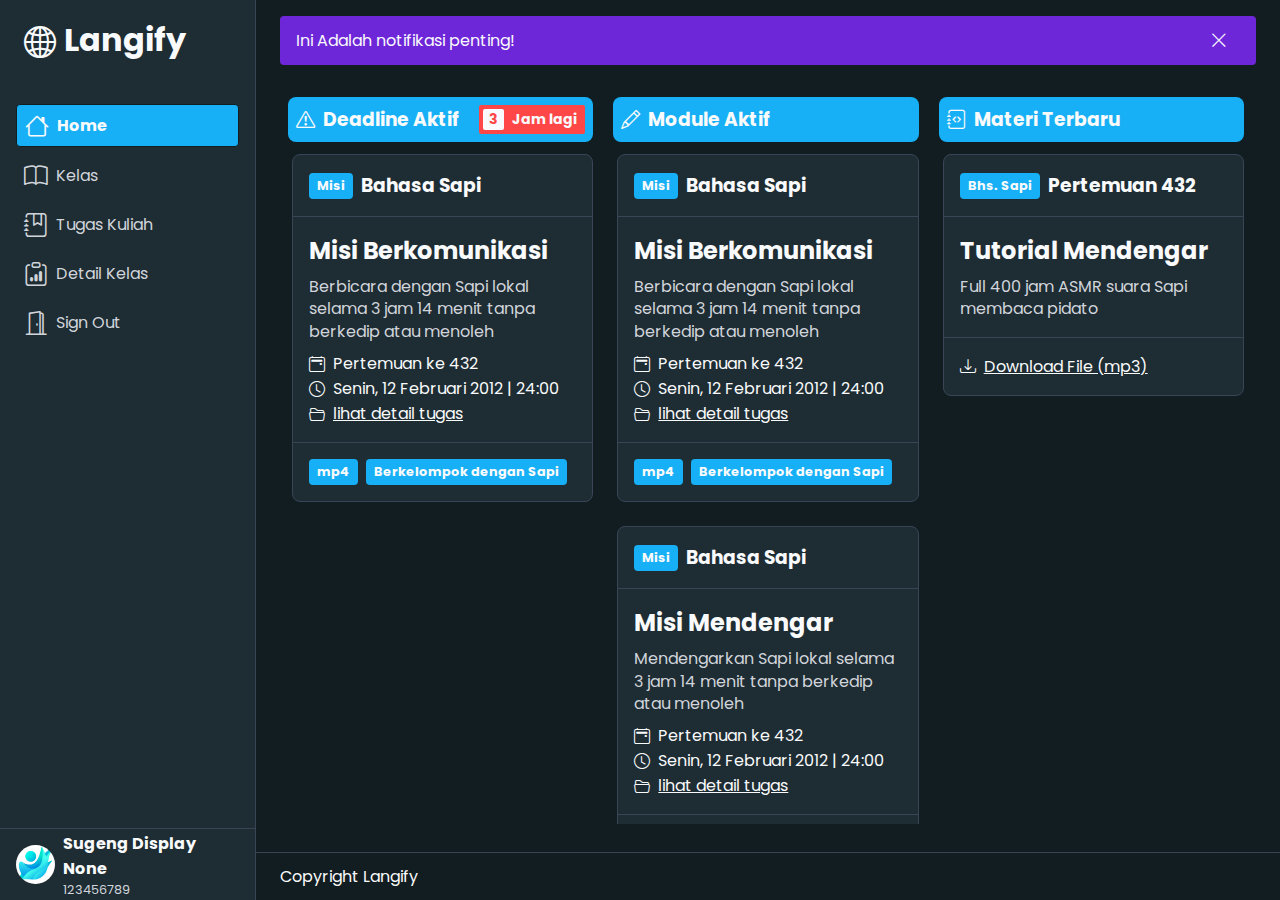
<file: public/index.html>
<!DOCTYPE html>
<html lang="en">

<head>
  <meta charset="UTF-8">
  <meta http-equiv="X-UA-Compatible" content="IE=edge">
  <meta name="viewport" content="width=device-width, initial-scale=1.0">
  <meta name="description" content="An Langify Website">
  <title>Langify</title>
  <link rel="icon" type="image/x-icon" href="assets/icon/globe2.svg">

  <link rel="stylesheet" href="assets/css/style.css">


  <link rel="preload" href="https://cdn.jsdelivr.net/npm/bootstrap-icons@1.10.3/font/bootstrap-icons.css" as="style">
  <link
    href="https://fonts.googleapis.com/css2?family=Poppins:ital,wght@0,100;0,200;0,300;0,400;0,500;0,600;0,700;0,800;0,900;1,100;1,200;1,300;1,400;1,500;1,600;1,700;1,800;1,900&display=swap"
    rel="preload" as="style">

  <link rel="stylesheet" href="https://cdn.jsdelivr.net/npm/bootstrap-icons@1.10.3/font/bootstrap-icons.css">
  <link
    href="https://fonts.googleapis.com/css2?family=Poppins:ital,wght@0,100;0,200;0,300;0,400;0,500;0,600;0,700;0,800;0,900;1,100;1,200;1,300;1,400;1,500;1,600;1,700;1,800;1,900&display=swap"
    rel="stylesheet">

</head>

<body>

  <header class="topbar">
    <button onclick=toggleSidebar() id="sidebartoggle"><i class="bi bi-list"></i></button>
    <h1><i class="bi bi-globe2"></i>Langify</h1>
  </header>


  <!-- Sidebar closed helper for mobile -->
  <nav class="sidebar closed">
    <h1><i class="bi bi-globe2"></i>Langify</h1>
    <ol>
      <li class="active"><a href="index.html"><i class="bi bi-house"></i>Home</a></li>
      <li><a href="kelas.html"><i class="bi bi-book"></i>Kelas</a></li>
      <li><a href="tugas.html"><i class="bi bi-journal-bookmark"></i>Tugas Kuliah</a></li>
      <li><a href="detailKelas.html"><i class="bi bi-clipboard-data"></i>Detail Kelas</a></li>
      <li><a href="login.html"><i class="bi bi-door-open"></i>Sign Out</a></li>
    </ol>
    <div class="account-box">
      <img src="assets/img/2532369.jpg" alt="" loading="lazy">
      <div class="account-details">
        <p>Sugeng Display None</p>
        <span>123456789</span>
      </div>
    </div>
  </nav>

  <div class="content">
    <div class="notification">
      <span>Ini Adalah notifikasi penting!</span>
      <div class="dynamic-action">
        <button aria-label="Close Notification"><i class="bi bi-x-lg"></i></button>
      </div>
    </div>

    <main>


      <section>
        <div class="card header-card-list">
          <i class="bi bi-exclamation-triangle"></i>
          <h3>Deadline Aktif</h3>
          <div class="badge">
            <span>3</span>
            Jam lagi
          </div>
        </div>

        <section class="scroll-card-list">


          <article class="card">
            <div class="card-header">
              <span class="tag">Misi</span>
              <h3>Bahasa Sapi</h3>
            </div>
            <div class="card-body">
              <h2>Misi Berkomunikasi</h2>
              <p class="desc-3-lines">Berbicara dengan Sapi lokal selama 3 jam 14 menit tanpa berkedip atau menoleh</p>
              <div class="icon-text"><i class="bi bi-calendar2-event"></i>Pertemuan ke 432</div>
              <div class="icon-text"><i class="bi bi-clock"></i>Senin, 12 Februari 2012 | 24:00</div>
              <div class="icon-text"><i class="bi bi-folder2-open"></i><a href="">lihat detail tugas</a></div>
            </div>
            <div class="card-footer">
              <span class="tag">mp4</span>
              <span class="tag">Berkelompok dengan Sapi</span>
            </div>
          </article>


        </section>

      </section>


      <section>

        <div class="card header-card-list">
          <i class="bi bi-pencil"></i>
          <h3>Module Aktif</h3>
        </div>




        <section class="scroll-card-list">

          <article class="card">
            <div class="card-header">
              <span class="tag">Misi</span>
              <h3>Bahasa Sapi</h3>
            </div>
            <div class="card-body">
              <h2>Misi Berkomunikasi</h2>
              <p class="desc-3-lines">Berbicara dengan Sapi lokal selama 3 jam 14 menit tanpa berkedip atau menoleh</p>
              <div class="icon-text"><i class="bi bi-calendar2-event"></i>Pertemuan ke 432</div>
              <div class="icon-text"><i class="bi bi-clock"></i>Senin, 12 Februari 2012 | 24:00</div>
              <div class="icon-text"><i class="bi bi-folder2-open"></i><a href="">lihat detail tugas</a></div>
            </div>
            <div class="card-footer">
              <span class="tag">mp4</span>
              <span class="tag">Berkelompok dengan Sapi</span>
            </div>
          </article>

          <article class="card">
            <div class="card-header">
              <span class="tag">Misi</span>
              <h3>Bahasa Sapi</h3>
            </div>
            <div class="card-body">
              <h2>Misi Mendengar</h2>
              <p class="desc-3-lines">Mendengarkan Sapi lokal selama 3 jam 14 menit tanpa berkedip atau menoleh</p>
              <div class="icon-text"><i class="bi bi-calendar2-event"></i>Pertemuan ke 432</div>
              <div class="icon-text"><i class="bi bi-clock"></i>Senin, 12 Februari 2012 | 24:00</div>
              <div class="icon-text"><i class="bi bi-folder2-open"></i><a href="">lihat detail tugas</a></div>
            </div>
            <div class="card-footer">
              <span class="tag">mp4</span>
              <span class="tag">Berkelompok dengan Sapi</span>
            </div>
          </article>

        </section>
      </section>


      <section>
        <div class="card header-card-list">
          <i class="bi bi-journal-code"></i>
          <h3>Materi Terbaru</h3>
        </div>


        <section class="scroll-card-list">

          <article class="card">
            <div class="card-header">
              <span class="tag">Bhs. Sapi</span>
              <h3>Pertemuan 432</h3>
            </div>
            <div class="card-body">
              <h2>Tutorial Mendengar</h2>
              <p class="desc-3-lines">Full 400 jam ASMR suara Sapi membaca pidato</p>
            </div>
            <div class="card-footer">
              <div class="icon-text"><i class="bi bi-download"></i><a href="">Download File (mp3)</a></div>
            </div>
          </article>


        </section>
      </section>



    </main>

    <footer>Copyright Langify</footer>
  </div>



  <script src="assets/js/index.js"></script>
</body>

</html>
</file>
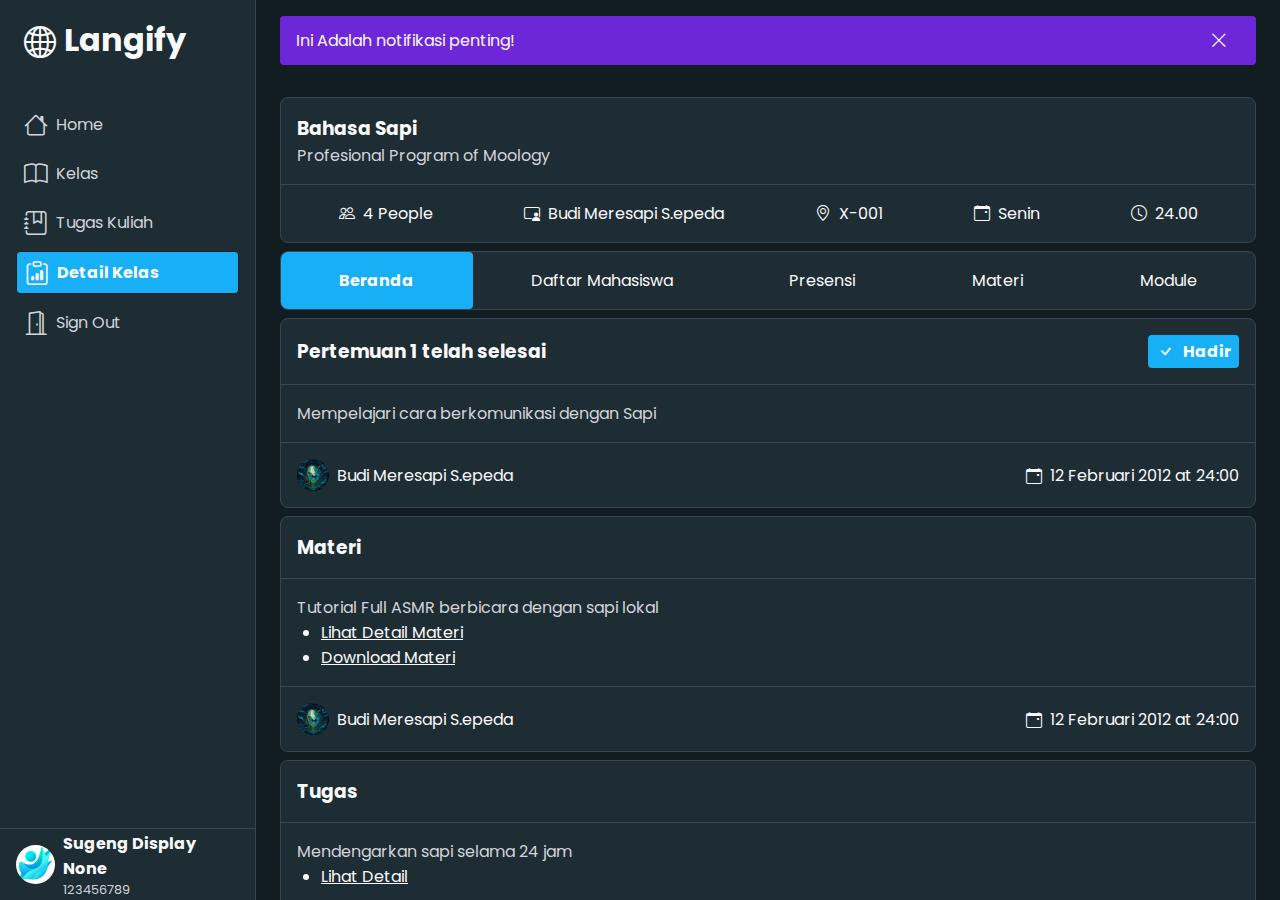
<file: public/detailKelas.html>
<!DOCTYPE html>
<html lang="en">

<head>
  <meta charset="UTF-8">
  <meta http-equiv="X-UA-Compatible" content="IE=edge">
  <meta name="viewport" content="width=device-width, initial-scale=1.0">
  <meta name="description" content="An Langify Website">
  <title>Langify</title>
  <link rel="icon" type="image/x-icon" href="assets/icon/globe2.svg">


  <link rel="stylesheet" href="assets/css/style.css">
  <link rel="stylesheet" href="assets/css/detailKelas.css">


  <link rel="preload" href="https://cdn.jsdelivr.net/npm/bootstrap-icons@1.10.3/font/bootstrap-icons.css" as="style">
  <link
    href="https://fonts.googleapis.com/css2?family=Poppins:ital,wght@0,100;0,200;0,300;0,400;0,500;0,600;0,700;0,800;0,900;1,100;1,200;1,300;1,400;1,500;1,600;1,700;1,800;1,900&display=swap"
    rel="preload" as="style">

  <link rel="stylesheet" href="https://cdn.jsdelivr.net/npm/bootstrap-icons@1.10.3/font/bootstrap-icons.css">
  <link
    href="https://fonts.googleapis.com/css2?family=Poppins:ital,wght@0,100;0,200;0,300;0,400;0,500;0,600;0,700;0,800;0,900;1,100;1,200;1,300;1,400;1,500;1,600;1,700;1,800;1,900&display=swap"
    rel="stylesheet">

</head>

<body>

  <header class="topbar">
    <button onclick=toggleSidebar() id="sidebartoggle"><i class="bi bi-list"></i></button>
    <h1><i class="bi bi-globe2"></i>Langify</h1>
  </header>

  <!-- Sidebar closed helper for mobile -->

  <nav class="sidebar closed">
    <h1><i class="bi bi-globe2"></i>Langify</h1>
    <ol>
      <li><a href="index.html"><i class="bi bi-house"></i>Home</a></li>
      <li><a href="kelas.html"><i class="bi bi-book"></i>Kelas</a></li>
      <li><a href="tugas.html"><i class="bi bi-journal-bookmark"></i>Tugas Kuliah</a></li>
      <li class="active"><a href="detailKelas.html"><i class="bi bi-clipboard-data"></i>Detail Kelas</a></li>
      <li><a href=""><i class="bi bi-door-open"></i>Sign Out</a></li>
    </ol>
    <div class="account-box">
      <img src="assets/img/2532369.jpg" alt="" loading="lazy">
      <div class="account-details">
        <p>Sugeng Display None</p>
        <span>123456789</span>
      </div>
    </div>
  </nav>

  <div class="content">
    <div class="notification">
      <span>Ini Adalah notifikasi penting!</span>
      <div class="dynamic-action">
        <button aria-label="Close Notification"><i class="bi bi-x-lg"></i></button>
      </div>
    </div>

    <main>

      <header class="class-banner card" role="banner">
        <div class="card-body">
          <h2>Bahasa Sapi</h2>
          <p>Profesional Program of Moology</p>
        </div>
        <div class="card-footer">
          <p><i class="bi bi-people"></i>4 People</p>
          <p><i class="bi bi-person-video3"></i>Budi Meresapi S.epeda</p>
          <p><i class="bi bi-geo-alt"></i>X-001</p>
          <p><i class="bi bi-calendar-event"></i>Senin</p>
          <p><i class="bi bi-clock"></i>24.00</p>
        </div>
      </header>


      <div id="class-tabs-nav" class="tabs-nav-box card">
        <button class="tabs-item active">Beranda</button>
        <button class="tabs-item">Daftar Mahasiswa</button>
        <button class="tabs-item">Presensi</button>
        <button class="tabs-item">Materi</button>
        <button class="tabs-item">Module</button>
      </div>


      <div id="class-tabs-content" class="tabs-content-box">


        <!-- Beranda -->
        <div class="tab-content active">

          <div class="card">
            <div class="card-header space-between">
              <h3>Pertemuan 1 telah selesai</h3>
              <h4 class="tag bg-success"><i class="bi bi-check"></i>Hadir</h4>
            </div>
            <div class="card-body">
              <p>Mempelajari cara berkomunikasi dengan Sapi</p>
            </div>
            <div class="card-footer space-between">
              <div class="flex-row">
                <img src="assets/img/WP62.png" alt="">
                <p>Budi Meresapi S.epeda</p>
              </div>
              <span><i class="bi bi-calendar-event"></i>12 Februari 2012 at 24:00</span>
            </div>
          </div>
          <div class="card">
            <div class="card-header space-between">
              <h3>Materi</h3>
            </div>
            <div class="card-body">
              <p>Tutorial Full ASMR berbicara dengan sapi lokal
              </p>
              <ul>
                <li><a href="">Lihat Detail Materi</a></li>
                <li><a href="">Download Materi</a></li>
              </ul>
            </div>
            <div class="card-footer space-between">
              <div class="flex-row">
                <img src="assets/img/WP62.png" alt="">
                <p>Budi Meresapi S.epeda</p>
              </div>
              <span><i class="bi bi-calendar-event"></i>12 Februari 2012 at 24:00</span>
            </div>
          </div>
          <div class="card">
            <div class="card-header space-between">
              <h3>Tugas</h3>
            </div>
            <div class="card-body">
              <p>Mendengarkan sapi selama 24 jam</p>
              <ul>
                <li><a href="">Lihat Detail</a></li>
              </ul>
            </div>
            <div class="card-footer space-between">
              <div class="flex-row">
                <img src="assets/img/WP62.png" alt="">
                <p>Budi Meresapi S.epeda</p>
              </div>
              <span><i class="bi bi-calendar-event"></i>12 Februari 2012 at 24:00</span>
            </div>
          </div>
          <div class="card">
            <div class="card-header space-between">
              <h3>Pertemuan 1 telah selesai</h3>
              <h4 class="tag"><i class="bi bi-check"></i>Hadir</h4>
            </div>
            <div class="card-footer space-between">
              <div class="flex-row">
                <img src="assets/img/WP62.png" alt="">
                <p>Budi Meresapi S.epeda</p>
              </div>
              <span><i class="bi bi-calendar-event"></i>12 Februari 2012 at 24:00</span>
            </div>
          </div>

        </div>

        <!-- Daftar Mahasiswa -->
        <div class="tab-content">

          <div class="tabbed-table">

            <div id="student-tabs-nav" class="tabs-nav-box year-nav-list card">
              <button class="tabs-item">Tingkat 1</button>
              <button class="tabs-item active">Tingkat 2</button>
            </div>

            <div id="student-tabs-content" class="tabs-content-box">
              <div class="tab-content">
                <div class="card">
                  <div class="card-body">
                    <table>
                      <thead>
                        <tr>
                          <th>NRP</th>
                          <th>Nama</th>
                        </tr>
                      <tbody>
                        <tr>
                          <td>123456789</td>
                          <td>Budi Meresapi S.epeda</td>
                        </tr>
                        <tr>
                          <td>123456789</td>
                          <td>Budi Meresapi S.epeda</td>
                        </tr>
                      </tbody>
                    </table>
                  </div>
                </div>
              </div>
              <div class="tab-content active">
                <div class="card">
                  <div class="card-body">
                    <table>
                      <thead>
                        <tr>
                          <th>NRP</th>
                          <th>Nama</th>
                        </tr>
                      <tbody>
                        <tr>
                          <td>123456789</td>
                          <td>Budi Meresapi S.epeda</td>
                        </tr>
                        <tr>
                          <td>123456789</td>
                          <td>Budi Meresapi S.epeda</td>
                        </tr>

                      </tbody>
                    </table>
                  </div>
                </div>
              </div>



            </div>

          </div>


        </div>


        <!-- Presensi -->
        <div class="tab-content">
          <div class="card">
            <div class="card-body">
              <table>
                <thead>
                  <tr>
                    <th>Pertemuan</th>
                    <th>Topik</th>
                    <th>Rekaman</th>
                    <th>Absensi</th>


                  </tr>
                <tbody>
                  <tr>
                    <td class="pos-child-center">1</td>
                    <td>Memahami intisari pertemuan 1</td>
                    <td class="pos-child-center">Nihil</td>
                    <td>
                      <div class="tag pos-self-center"><i class="bi bi-check"></i>Hadir</div>
                    </td>



                </tbody>
              </table>
            </div>
          </div>
        </div>

        <!-- Materi -->
        <div class="tab-content">


          <!-- Materi Modal -->
          <div id="materi_modal" class="modal">
            <div class="card">
              <div class="card-header">
                <h1>Tambah Materi</h1>
              </div>
              <div class="card-body">
                <form action="">

                  <div class="input-group">
                    <label for="">Pertemuan</label>
                    <div class="input-text-icon">
                      <input type="text" name="" id="" placeholder="Username">
                    </div>
                  </div>
                  <div class="input-group">
                    <label for="">Nama File</label>
                    <div class="input-text-icon">
                      <input type="text" name="" id="" placeholder="Username">
                    </div>
                  </div>
                  <div class="input-group">
                    <label for="">Deskripsi</label>
                    <div class="input-text-icon">
                      <input type="text" name="" id="" placeholder="Username">
                    </div>
                  </div>

                </form>

              </div>
              <div class="card-footer pos-child-right">
                <button target-modal="materi_modal" class="button-close-modal bg-danger">Close</button>
                <button target-modal="materi_modal" class="button-close-modal">Tambah</button>
              </div>
            </div>
          </div>

          <button target-modal="materi_modal" class="button-open-modal mb-16 pos-self-right"><i
              class="bi bi-plus-circle"></i>Tambah Materi</button>
          <!-- End Materi Modal  -->

          <div class="card">
            <div class="card-body">
              <table class="file-pertemuan-table">
                <thead>
                  <tr>
                    <th>Pertemuan</th>
                    <th>Nama File</th>
                    <th>Deskripsi</th>
                    <th>Action</th>
                  </tr>
                <tbody>
                  <tr>
                    <td>1</td>
                    <td>Ini adalah nama file 1</td>
                    <td>Deksripsi dari file ini adalah dokumen pertemuan 1</td>
                    <td>
                      <ul>
                        <li><a href="">Info Materi</a></li>
                        <li><a href="">Download Materi</a></li>
                      </ul>
                    </td>
                  </tr>
                  <tr>
                    <td>1</td>
                    <td>Ini adalah nama file 1</td>
                    <td>Deksripsi dari file ini adalah dokumen pertemuan 1</td>
                    <td>
                      <ul>
                        <li><a href="">Info Materi</a></li>
                        <li><a href="">Download Materi</a></li>
                      </ul>
                    </td>
                  </tr>
                  <tr>
                    <td>1</td>
                    <td>Ini adalah nama file 1</td>
                    <td>Deksripsi dari file ini adalah dokumen pertemuan 1</td>
                    <td>
                      <ul>
                        <li><a href="">Info Materi</a></li>
                        <li><a href="">Download Materi</a></li>
                      </ul>
                    </td>
                  </tr>

                </tbody>
              </table>
            </div>
          </div>
        </div>



        <!-- Module -->
        <div class="tab-content">
          <div class="card">
            <div class="card-body">
              <table>
                <thead>
                  <tr>
                    <th>Nama Module</th>
                    <th>Jenis Module</th>
                    <th>Sifat</th>
                    <th>Deadline</th>
                    <th>Status</th>
                    <th>Banyak Pengumpulan</th>
                    <th>Action</th>
                  </tr>
                <tbody>
                  <tr>
                    <td class="pos-child-left">Berbicara dengan Sapi</td>
                    <td>Misi</td>
                    <td>Online</td>
                    <td>12 Februari 2012, 00:00:00 s/d 12 Februari 2012, 24:00:00</td>
                    <td>Berkelompok dengan Sapi</td>
                    <td>1 / 4</td>
                    <td>
                      <ul>
                        <li><a href="">Lihat Module</a></li>
                      </ul>
                    </td>
                  </tr>


                </tbody>
              </table>
            </div>
          </div>
        </div>



      </div>






    </main>

    <footer>Copyright Langify</footer>
  </div>



  <script src="assets/js/index.js"></script>
</body>

</html>
</file>
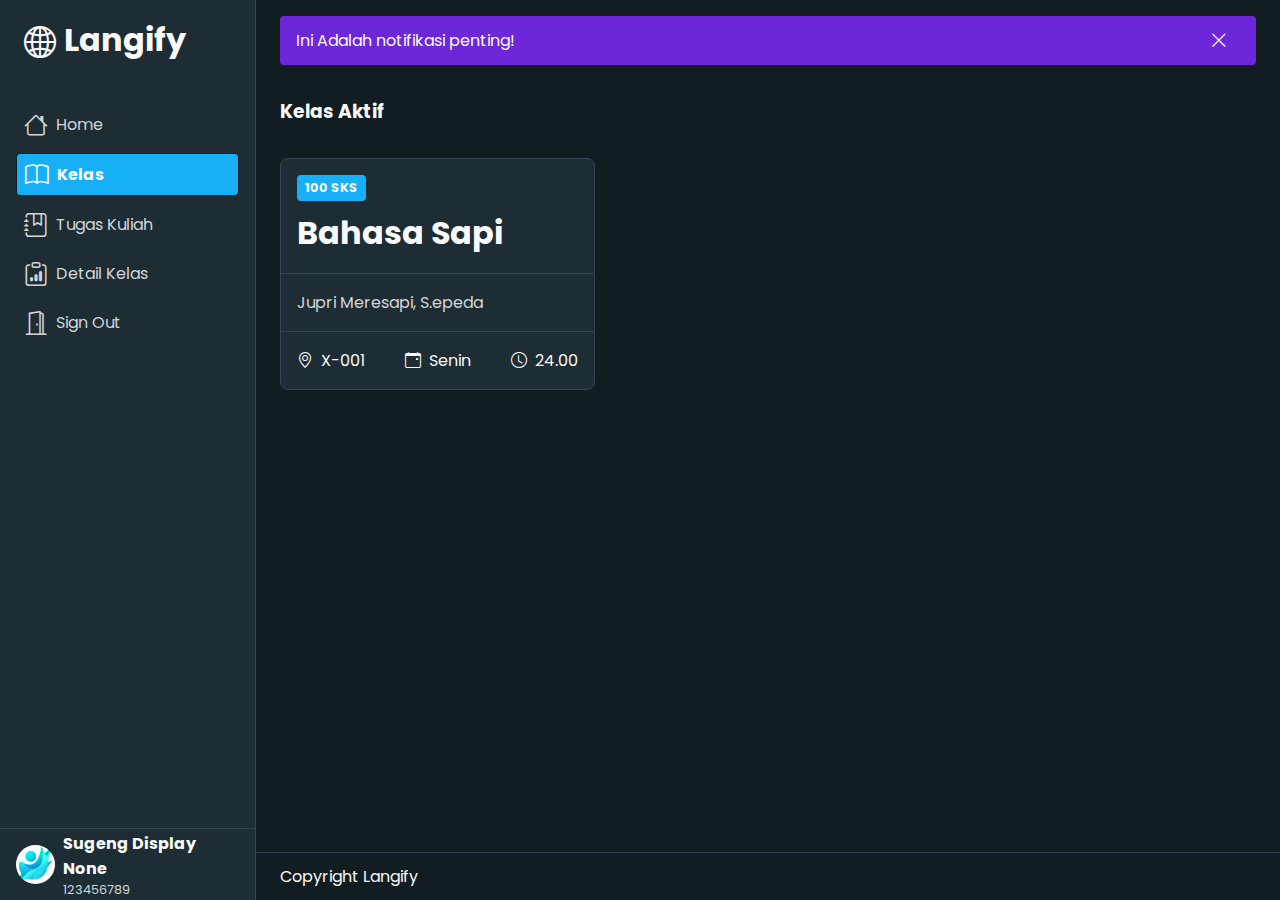
<file: public/kelas.html>
<!DOCTYPE html>
<html lang="en">

<head>
  <meta charset="UTF-8">
  <meta http-equiv="X-UA-Compatible" content="IE=edge">
  <meta name="viewport" content="width=device-width, initial-scale=1.0">
  <meta name="description" content="An Langify Website">
  <title>Langify</title>
  <link rel="icon" type="image/x-icon" href="assets/icon/globe2.svg">


  <link rel="stylesheet" href="assets/css/style.css">


  <link rel="preload" href="https://cdn.jsdelivr.net/npm/bootstrap-icons@1.10.3/font/bootstrap-icons.css" as="style">
  <link
    href="https://fonts.googleapis.com/css2?family=Poppins:ital,wght@0,100;0,200;0,300;0,400;0,500;0,600;0,700;0,800;0,900;1,100;1,200;1,300;1,400;1,500;1,600;1,700;1,800;1,900&display=swap"
    rel="preload" as="style">

  <link rel="stylesheet" href="https://cdn.jsdelivr.net/npm/bootstrap-icons@1.10.3/font/bootstrap-icons.css">
  <link
    href="https://fonts.googleapis.com/css2?family=Poppins:ital,wght@0,100;0,200;0,300;0,400;0,500;0,600;0,700;0,800;0,900;1,100;1,200;1,300;1,400;1,500;1,600;1,700;1,800;1,900&display=swap"
    rel="stylesheet">


</head>


<body>

  <header class="topbar">
    <button onclick=toggleSidebar() id="sidebartoggle"><i class="bi bi-list"></i></button>
    <h1><i class="bi bi-globe2"></i>Langify</h1>
  </header>

  <!-- Sidebar closed helper for mobile -->
  <nav class="sidebar closed">
    <h1><i class="bi bi-globe2"></i>Langify</h1>
    <ol>
      <li class=""><a href="index.html"><i class="bi bi-house"></i>Home</a></li>
      <li class="active"><a href="kelas.html"><i class="bi bi-book"></i>Kelas</a></li>
      <li><a href="tugas.html"><i class="bi bi-journal-bookmark"></i>Tugas Kuliah</a></li>
      <li><a href="detailKelas.html"><i class="bi bi-clipboard-data"></i>Detail Kelas</a></li>
      <li><a href=""><i class="bi bi-door-open"></i>Sign Out</a></li>
    </ol>
    <div class="account-box">
      <img src="assets/img/2532369.jpg" alt="" loading="lazy">
      <div class="account-details">
        <p>Sugeng Display None</p>
        <span>123456789</span>
      </div>
    </div>
  </nav>

  <div class="content">
    <div class="notification">
      <span>Ini Adalah notifikasi penting!</span>
      <div class="dynamic-action">
        <button aria-label="Close Notification"><i class="bi bi-x-lg"></i></button>
      </div>
    </div>

    <main>
      <h3>Kelas Aktif</h3>
      <section class="card-list">

        <article class="card">
          <div class="card-header">
            <span class="tag">100 SKS</span>
            <h1>Bahasa Sapi</h1>
          </div>
          <div class="card-body">
            <p>Jupri Meresapi, S.epeda</p>
          </div>
          <div class="card-footer space-between">
            <p><i class="bi bi-geo-alt"></i>X-001</p>
            <p><i class="bi bi-calendar-event"></i>Senin</p>
            <p><i class="bi bi-clock"></i>24.00</p>
          </div>
        </article>



      </section>
    </main>

    <footer>Copyright Langify</footer>
  </div>




  <script src="assets/js/index.js"></script>
</body>


</html>
</file>
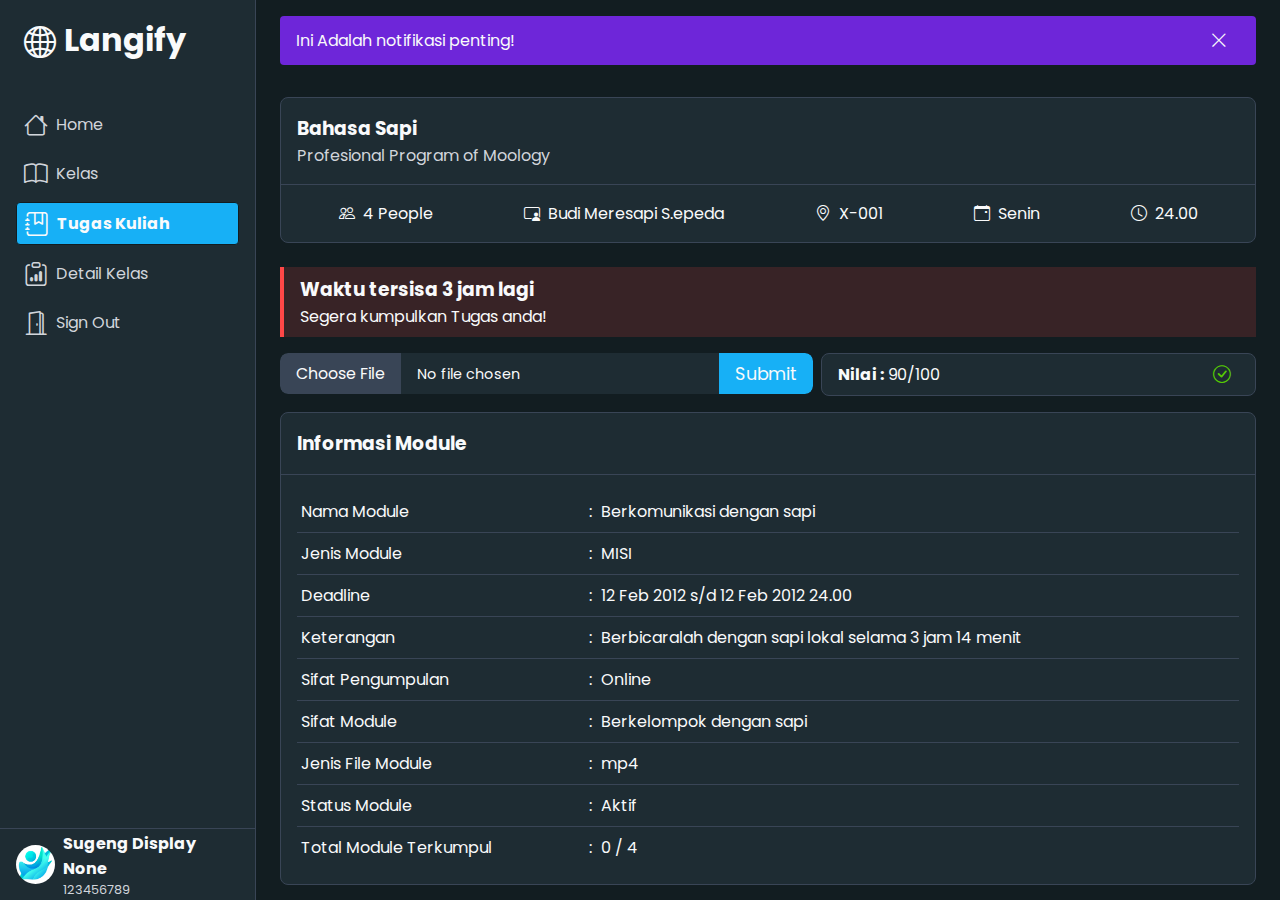
<file: public/tugas.html>
<!DOCTYPE html>
<html lang="en">

<head>
  <meta charset="UTF-8">
  <meta http-equiv="X-UA-Compatible" content="IE=edge">
  <meta name="viewport" content="width=device-width, initial-scale=1.0">
  <meta name="description" content="An Langify Website">
  <title>Langify</title>
  <link rel="icon" type="image/x-icon" href="assets/icon/globe2.svg">


  <link rel="stylesheet" href="assets/css/style.css">
  <link rel="stylesheet" href="assets/css/tugas.css">

  <link rel="preconnect" href="https://cdn.jsdelivr.net">
  <link rel="preload" href="https://cdn.jsdelivr.net/npm/bootstrap-icons@1.10.3/font/bootstrap-icons.css" as="style">

  <link
    href="https://fonts.googleapis.com/css2?family=Poppins:ital,wght@0,100;0,200;0,300;0,400;0,500;0,600;0,700;0,800;0,900;1,100;1,200;1,300;1,400;1,500;1,600;1,700;1,800;1,900&display=swap"
    rel="preload" as="style">

  <link rel="stylesheet" href="https://cdn.jsdelivr.net/npm/bootstrap-icons@1.10.3/font/bootstrap-icons.css">
  <link
    href="https://fonts.googleapis.com/css2?family=Poppins:ital,wght@0,100;0,200;0,300;0,400;0,500;0,600;0,700;0,800;0,900;1,100;1,200;1,300;1,400;1,500;1,600;1,700;1,800;1,900&display=swap"
    rel="stylesheet">
</head>

<body>

  <header class="topbar">
    <button onclick=toggleSidebar() id="sidebartoggle"><i class="bi bi-list"></i></button>
    <h1><i class="bi bi-globe2"></i>Langify</h1>
  </header>

  <!-- Sidebar closed helper for mobile -->

  <nav class="sidebar closed">
    <h1><i class="bi bi-globe2"></i>Langify</h1>
    <ol>
      <li><a href="index.html"><i class="bi bi-house"></i>Home</a></li>
      <li><a href="kelas.html"><i class="bi bi-book"></i>Kelas</a></li>
      <li class="active"><a href="tugas.html"><i class="bi bi-journal-bookmark"></i>Tugas Kuliah</a></li>
      <li><a href="detailKelas.html"><i class="bi bi-clipboard-data"></i>Detail Kelas</a></li>
      <li><a href="index.html"><i class="bi bi-door-open"></i>Sign Out</a></li>
    </ol>
    <div class="account-box">
      <img src="assets/img/2532369.jpg" alt="" loading="lazy">
      <div class="account-details">
        <p>Sugeng Display None</p>
        <span>123456789</span>
      </div>
    </div>
  </nav>

  <div class="content">
    <div class="notification">
      <span>Ini Adalah notifikasi penting!</span>
      <div class="dynamic-action">
        <button aria-labelledby="Dismiss Notification" aria-label="Dismiss Notification"><i
            class="bi bi-x-lg"></i></button>
      </div>
    </div>

    <main>

      <header class="class-banner card" role="banner">
        <div class="card-body">
          <h2>Bahasa Sapi</h2>
          <p>Profesional Program of Moology</p>
        </div>
        <div class="card-footer">
          <p><i class="bi bi-people"></i>4 People</p>
          <p><i class="bi bi-person-video3"></i>Budi Meresapi S.epeda</p>
          <p><i class="bi bi-geo-alt"></i>X-001</p>
          <p><i class="bi bi-calendar-event"></i>Senin</p>
          <p><i class="bi bi-clock"></i>24.00</p>
        </div>
      </header>

      <div class="alert-box">
        <div class="alert">
          <h3>Waktu tersisa 3 jam lagi</h3>
          <p>Segera kumpulkan Tugas anda!</p>
        </div>
      </div>

      <div class="assignment-submit-box">
        <div class="assignment-action">
          <input class="upload-assignment" type="file" id="formFile">
          <label for="formFile"><button>Submit</button></label>
        </div>
        <div class="assignment-status">
          <b>Nilai : </b>
          <!-- <span> Belum Mengumpulkan!</span> -->
          <!-- <i class="bi bi-x-circle"></i> -->
          <span> 90/100</span>
          <i class="bi bi-check-circle"></i>
        </div>
      </div>

      <article class="card assignment-description">
        <div class="card-header">
          <h3>Informasi Module</h3>
        </div>
        <div class="card-body">
          <table>
            <tbody>
              <tr>
                <td>Nama Module</td>
                <td>Berkomunikasi dengan sapi</td>
              </tr>
              <tr>
                <td>Jenis Module</td>
                <td>MISI</td>
              </tr>
              <tr>
                <td>Deadline</td>
                <td>12 Feb 2012 s/d 12 Feb 2012 24.00</td>
              </tr>
              <tr>
                <td>Keterangan</td>
                <td>Berbicaralah dengan sapi lokal selama 3 jam 14 menit</td>
              </tr>
              <tr>
                <td>Sifat Pengumpulan</td>
                <td>Online</td>
              </tr>
              <tr>
                <td>Sifat Module</td>
                <td>Berkelompok dengan sapi</td>
              </tr>
              <tr>
                <td>Jenis File Module</td>
                <td>mp4</td>
              </tr>
              <tr>
                <td>Status Module</td>
                <td>Aktif</td>
              </tr>
              <tr>
                <td>Total Module Terkumpul</td>
                <td>0 / 4</td>
              </tr>
            </tbody>
          </table>
        </div>
      </article>

      <div class="assignment-data card">
        <div class="card-header">
          <h3>Data Terkumpul</h3>
        </div>
        <div class="card-body">
          <table>
            <thead>
              <tr>
                <th>No</th>
                <th>NRP</th>
                <th>Nama</th>
                <th>Waktu Kumpul</th>
              </tr>
            </thead>
            <tbody>
              <tr>
                <td>1</td>
                <td>123456789</td>
                <td>Udin Border Solid</td>
                <td>-</td>
              </tr>
              <tr>
                <td>2</td>
                <td>123456789</td>
                <td>Udin Border Solid</td>
                <td>-</td>
              </tr>
              <tr class="bg-success">
                <td>3</td>
                <td>123456789</td>
                <td>Udin Border Solid</td>
                <td>12 February 2012 24:00:00</td>
              </tr>
              <tr>
                <td>4</td>
                <td>123456789</td>
                <td>Udin Border Solid</td>
                <td>-</td>
              </tr>


            </tbody>
          </table>
        </div>
      </div>


    </main>

    <footer>Copyright Langify</footer>
  </div>


  <script src="assets/js/index.js"></script>
</body>

</html>
</file>
<file: public/assets/css/style.css>
:root {
    --background100: hsl(196, 28%, 10%);
    --background200: hsl(200, 26%, 16%);
    --background300: hsl(216, 20%, 28%);

    --text090: hsl(216, 12%, 84%);
    --text100: #f9fafb;

    --border100: hsl(216, 20%, 28%);


    --primary100: #17b0f6;
    --primary090: #2563eb;
    --accent: hsl(264, 70%, 50%);


    --danger: hsl(360, 100%, 64%);
    --transparentDanger: hsla(360, 100%, 64%, 0.16);
    --warning: #fde68a;
    --success: #57cc02;

    --disabled: hsla(216, 12%, 84%, 0.32);
}


* {
    box-sizing: border-box;
    margin: 0;
    padding: 0;
    scroll-behavior: smooth;
}

body {
    position: relative;
    display: flex;

    background-color: var(--background100);

    min-height: 100svh;
    max-height: 100vh;

    color: var(--text100);
    font-family: 'Poppins', sans-serif;

    transition: all 0.2s ease-in-out;
}

::-webkit-scrollbar {
    width: 5px;
    height: 5px;
}

::-webkit-scrollbar-thumb {
    background-color: var(--border100);
    border-radius: 4px;
}

::-webkit-scrollbar-thumb:hover {
    background-color: var(--primary100);
}


/* HELPER */

.mb-16 {
    margin-bottom: 16px;
}

.pos-self-right {
    margin-left: auto !important;
    justify-self: right !important;
    align-self: right !important;
}

.pos-self-center {
    margin: auto !important;
    justify-self: center !important;
    align-self: center !important;
}

.pos-self-left {
    margin: auto !important;
    justify-self: left !important;
    align-self: left !important;
}

.pos-child-center {
    justify-content: center !important;
    align-content: center !important;
    text-align: center !important;
    margin: auto;
}

.pos-child-right {
    justify-content: right !important;
    align-content: right !important;
    text-align: right !important;
    margin-left: auto;
}

.pos-child-left {
    justify-content: left !important;
    align-content: left !important;
    text-align: left !important;
    margin-left: auto;
}

.danger {
    color: var(--danger);
}

.bg-danger {
    background-color: var(--danger);
    border-color: var(--danger);
}

.bg-danger:hover {
    background-color: var(--text100);
    color: var(--danger);
}

.bg-success {
    background-color: var(--success);
}

.flex-row {
    display: flex;
    flex-direction: row;
    align-items: center;
    gap: 8px;
}

.grid-2 {
    grid-column: span 2;
}

/* END HELPER */



/* MODAL */


.modal::before {
    background-color: var(--background100);
    opacity: 96%;
    width: 100vw;
    height: 100vh;
    content: "";
    position: fixed;
    top: 0;
    left: 0;
    z-index: 49;
}

.modal {
    display: none;
    position: fixed;
    z-index: 50;
    top: 0;
    bottom: 0;
    left: 0;
    right: 0;
    margin: auto !important;
    height: fit-content;
    width: fit-content;
    min-width: 480px;
    max-width: 720px;
    animation: fade 0.16s ease-in alternate;
}

.modal.open {
    display: flex;
}

.modal .card-body {
    max-height: 360px;
    overflow: auto;
}

@keyframes fade {
    from {
        opacity: 0;
    }

    to {
        opacity: 1;
    }
}


.modal .card {
    width: 100%;
    z-index: 50;
}


/* END MODAL */




/* INPUT GROUP */

form {
    display: flex;
    flex-direction: column;
    gap: 16px;
}

form.card {
    gap: 0;
}

form.card .card-body {
    gap: 16px;
}


input:-webkit-autofill,
input:-webkit-autofill:hover,
input:-webkit-autofill:focus,
input:-webkit-autofill:active {
    background-color: transparent;
}

form input {
    width: 100%;
    outline: none;
    border: none;
    padding: 8px;
    background-color: transparent;
    font-family: 'Poppins', sans-serif;
    font-size: 1em;
    color: var(--text100);
}

.input-group {
    display: flex;
    flex-direction: column;
}

.input-group.input-danger label {
    color: var(--danger) !important;
}

.input-group.input-danger p {
    color: var(--danger) !important;
    font-size: 0.8em;
    margin-top: 2px;
}

.input-group.input-danger .input-text-icon {
    border-color: var(--danger) !important;
}

.input-group label {
    margin-bottom: 4px;
    font-size: 0.9em;
    color: var(--text100);
}

.input-text-icon {
    border: 2px solid var(--border100);
    border-radius: 4px;
    display: flex;
    align-items: center;
    transition: all 0.1s ease-in-out;
}

.input-text-icon:has(input:focus) {
    border: 2px solid var(--primary100);
}

.input-text-icon i {
    margin-left: 12px;
    margin-right: 4px;
    font-size: 1.2em;
}


input[type="file"] {
    font-family: 'Poppins', sans-serif;
    cursor: pointer;
    font-size: 0.9em;
    flex: 1 0 70%;
    position: relative;
    margin: 0;
    border-radius: 8px;
    padding: 0;
    background-color: var(--background100);
}

input[type="file"]::file-selector-button {
    background-color: var(--background300);
    pointer-events: none;
    border: none;
    color: var(--text100);
    padding: 8px 16px;
    font-family: 'Poppins', sans-serif;
    font-size: 1.1em;
    margin-right: 16px;
    height: 100%;
    border-radius: 8px 0 0 8px;
}



/* END INPUT GROUP */


/* TOPBAR */

header.topbar {
    padding: 8px 16px;
    display: none;
    align-items: center;
    width: 100%;
    background-color: var(--background100);
    border-bottom: 1px solid var(--border100);
    z-index: 10;
}

.topbar i {
    margin-right: 0 !important;
    color: var(--text100);
}

.topbar h1 {
    display: flex;
    align-items: center;
}

.topbar h1 i {
    margin-right: 8px !important;
}

.topbar button {
    margin-right: 8px;
    background-color: transparent !important;
    border: none !important;
    box-shadow: none !important;
}

.topbar button:focus {
    border: 2px solid var(--primary100) !important;
}


/* SIDEBAR */

nav.sidebar {
    display: flex;
    flex: 1 0 256px;
    flex-direction: column;

    position: sticky;
    top: 0;
    height: 100vh;
    width: 256px;
    max-width: 256px;
    background-color: var(--background200);
    border-right: 1px solid var(--border100);
    z-index: 10;
    overflow-y: auto;
}

nav.sidebar h1 {
    padding: 16px 24px 32px;
}

.sidebar ol {
    flex-grow: 1;
}


.sidebar .account-box {
    display: flex;
    padding: 16px;
    height: 72px;
    border-top: 1px solid var(--border100);
}

.sidebar .account-box img {
    border-radius: 50%;
    margin-right: 8px;
    height: 100%;
}

.sidebar .account-box .account-details {
    display: flex;
    flex-direction: column;
    justify-content: center;
}

.sidebar .account-box .account-details p {
    font-size: 1em;
    font-weight: bold;
}

.sidebar .account-box .account-details span {
    font-size: 0.8em;
    color: var(--text090);
}

.sidebar .account-box .signout-button {
    font-size: 1.2em;
    align-self: center;
    margin-left: auto;
    margin-right: 0;
    display: flex;
}

.badge {
    display: flex;
    align-items: center;
    justify-content: center;
    margin-left: auto;
    background-color: var(--danger);
    min-width: 24px;
    color: var(--text100);
    min-height: 24px;
    padding: 0 8px;
    font-weight: bold;
    font-size: 0.88em;
    border-radius: 2px;
}



ol {
    list-style-type: none;
}

ol li {
    margin: 8px 16px;
    color: var(--text100);
    padding: 8px;
    display: flex;
    transition: all 0.2s ease-in-out;
}

.sidebar ol li.active {
    background-color: var(--primary100);
    border: 1px solid var(--background100);
    border-radius: 4px;
    font-weight: bold;
}

.sidebar ol li.active a {
    color: var(--text100);
}

.sidebar ol li i {
    margin-right: 8px;
    font-size: 1.5em;
}

ol li a {
    display: flex;
    align-items: center;
    color: var(--text090);
}

ol li:hover a {
    color: var(--text100);
}

ol li:hover {
    background-color: var(--border100);
    border-radius: 4px;
}


.content {
    flex-grow: 1;
    display: flex;
    flex-direction: column;
    background-color: var(--background100);
    overflow: hidden;
    overflow-y: auto;
}



.notification {
    margin: 16px 24px 8px;
    padding: 8px 16px;
    display: flex;
    align-items: center;
    justify-content: space-between;
    background-color: var(--accent);
    color: var(--text100);
    border-radius: 4px;
}

.notification span {
    padding: 4px 0;
}

.dynamic-action {
    margin: 0 8px;
}

.notification button {
    padding: 4px;
    display: flex;
    border: none;
    transition: none;
    background-color: transparent;
    cursor: pointer;
    color: inherit;
}

.notification button:hover {
    background-color: transparent;
    border: 2px solid var(--text100);
    box-shadow: none;
}

.notification button i {
    margin-right: 0 !important;
}

:disabled {
    color: var(--disabled);
    border: none;
    cursor: not-allowed;
}

:disabled:after {
    content: " ";
    position: absolute;
    left: 0;
    width: 100%;
    height: 100%;
    background-color: var(--disabled);
    cursor: not-allowed;
}

:disabled:hover {
    color: var(--disabled);
    background-color: transparent;
    font-weight: normal;
    box-shadow: none;
    transform: none;
}

main {
    padding: 24px;
    display: flex;
    flex-direction: column;
    flex-grow: 1;
}

main>h3 {
    margin-bottom: 24px;
}

img {
    display: flex;
}

a {
    cursor: pointer;
    color: var(--text100);
    text-decoration: none;
    transition: all 0.1s ease-in-out;
}

a:hover {
    color: var(--primary100);
}

i:not(.signout-button>i) {
    margin-right: 8px;
    display: inline-flex;
    align-self: center;
    vertical-align: middle;
}

button {
    padding: 8px;
    display: flex;
    align-items: center;
    justify-content: center;
    position: relative;
    color: var(--text100);
    background-color: var(--primary100);
    border: none;
    border-radius: 4px;
    font-size: 1.1em;
    transition: all 0.1s ease-out;
    overflow: hidden;
    outline: none;
    cursor: pointer;
    font-family: 'Poppins', sans-serif;
}

a:has(button) {
    text-decoration: none !important;
}

button:hover {
    color: var(--primary100);
    background-color: var(--text100);
}

table {
    border-collapse: collapse;
}

table tr td:not(:first-child) {
    text-align: left;
    padding: 8px 16px;
}

table tr th:not(:first-child) {
    padding: 8px 16px;
}

table,
td {
    border-top: 1px solid var(--border100);
    min-width: max-content;
}

td {
    padding: 4px;
}

table,
tr:first-child td {
    border-top: none;
}

table tr:not(.bg-success):hover {
    background-color: var(--background300);
}


.bi-download {
    margin-bottom: 6px;
}

.bi-x-circle {
    color: var(--danger);
}

.bi-check-circle {
    color: var(--success);
}



.space-between {
    justify-content: space-between;
}

.alert {
    padding: 8px 16px;
    background-color: var(--transparentDanger);
    border-left: 4px solid var(--danger);
}



.tag {
    padding: 4px 8px;
    display: flex;
    align-items: center;
    width: fit-content;
    height: fit-content;
    background-color: var(--primary100);
    color: var(--text100);
    border-radius: 4px;
    font-size: 0.8em;
    font-weight: bold;
}

.tag i {
    margin-right: 4px;
    font-size: 1.2em;
}


.class-banner h2 {
    font-size: 1.17em;
    margin-bottom: 0 !important;
}

.class-banner.card .card-footer p {
    flex-basis: fit-content;
    margin: auto;
    justify-content: flex-start;
}

main>section {
    max-height: 100%;
    overflow: hidden;
    display: flex;
    flex-direction: column;
}

main>section>h3 {
    margin-bottom: 16px;
}

main:has(.scroll-card-list) {
    display: grid;
    grid-template-columns: 1fr 1fr 1fr;
    max-height: 100%;
    overflow: hidden;
}


.scroll-card-list {
    margin: 8px 8px 4px;
    padding: 4px;
    display: grid;
    grid-auto-flow: row;
    gap: 16px;
    align-content: start;
    overflow-y: scroll;
    max-height: 100%;
}

.scroll-card-list .card {
    scroll-snap-align: start;
}

.card-list>.card {
    margin-bottom: 0;
}



.card {
    margin-bottom: 8px;
    display: flex;
    flex-direction: column;
    background-color: var(--background200);
    border: 1px solid var(--border100);
    border-radius: 8px;
    height: fit-content;
}

.card a {
    text-decoration: underline;
}

.card .card-header {
    padding: 16px;
    display: flex;
    flex-wrap: wrap;
    align-items: center;
    max-width: 100%;
    border-bottom: 1px solid var(--border100);
    gap: 8px;
}

.card-header+.card-footer {
    border-top: none !important;
}

.card:has(.card-header img) {
    overflow: hidden;
}

.card .card-header:has(img) {
    position: relative;
    padding: 0;
    height: 184px;
    overflow: hidden;
    display: flex;
    justify-content: center;
    align-items: center;
    flex-wrap: nowrap;

}

.card .card-header img {
    min-width: 100%;
    min-height: 100%;
    display: flex;
    /* height: 100%; */

}

.card .card-header .level-badge {
    background-color: var(--success);
    width: 40px;
    font-weight: bold;
    aspect-ratio: 1/1;
    display: flex;
    justify-content: center;
    align-items: center;
    border-radius: 50%;
    top: 4px;
    right: 4px;
    border: 2px solid var(--background200);
    position: absolute;
}


.card .card-header p {
    color: var(--text090);
    font-size: 0.8em;
}

.card .card-body {
    padding: 16px;
    display: flex;
    flex-direction: column;
    position: relative;
    max-width: 100%;
    flex-grow: 1;
    overflow-x: auto;
}

.card .card-body p {
    color: var(--text090);
}


.card .card-body h2 {
    margin-bottom: 8px;
}

.card .card-body .flag~h2 {
    margin-top: 40px;
}

.card .card-footer {
    padding: 16px;
    display: flex;
    flex-wrap: wrap;
    align-items: center;
    width: 100%;
    border-top: 1px solid var(--border100);
    gap: 8px;
}

.card .card-footer p i {
    margin-bottom: 3px;
}

.card .card-footer button {
    margin-left: auto;
}

.card .card-footer a:has(button) {
    margin-left: auto;
}


.card-details {
    margin: 8px;
    display: flex;
    flex-direction: column;
    gap: 4px;
}

.desc-3-lines {
    height: fit-content;
    max-height: 4.2em;
    line-height: 1.4em;
    overflow: hidden;
}


.icon-text {
    display: flex;
    align-items: center;
}

p~.icon-text:first-of-type {
    margin-top: 8px;
}

.icon-text i {
    font-size: 1em;
    margin: 0;
}

.header-card-list {
    display: flex;
    margin: 0 8px;
    margin-right: 12px;
    padding: 8px;
    flex-direction: row !important;
    align-items: center;
    background-color: var(--primary100);
    color: var(--text100);
    border: none;
}

.header-card-list .badge {
    padding: 4px 8px;
    padding-left: 4px;
}

.header-card-list .badge span {
    background-color: var(--text100);
    padding: 0 6px;
    color: var(--danger);
    align-items: center;
    justify-content: center;
    display: flex;
    border-radius: 2px;
    margin-right: 8px;
}

.header-card-list i {
    font-size: 1.2em;
}

.card-list {
    margin-bottom: 32px;
    padding: 0 0 4px;
    display: grid;
    grid-template-columns: repeat(auto-fill, minmax(272px, 3fr));
    gap: 16px;
    height: fit-content;
}

section.card-list {
    padding: 8px 0 4px;
}




footer {
    padding: 0px 24px;
    display: flex;
    align-items: center;
    background-color: var(--background100);
    border-top: 1px solid var(--border100);
    z-index: 10;
    min-height: 48px;
}

@media (max-width: 992px) {
    main {
        min-height: 90vh;
    }

    main:has(.scroll-card-list) {
        grid-template-columns: 1fr;
    }

    .modal {
        max-width: 80%;
        min-width: 320px;
    }

    .header-card-list {
        margin-top: 16px;
    }

    .topbar {
        position: fixed;
        display: flex !important;
    }

    .content {
        height: fit-content;
        margin-top: 56px;
    }

    .sidebar {
        position: fixed !important;
        top: 64.5px !important;
        left: -2px !important;
        transition: width 0.4s ease-out;
        height: calc(100% - 64.5px) !important;
        z-index: 15 !important;
    }

    /* Closed helper for mobile first state */
    .sidebar.closed {
        width: 0;
    }

    .sidebar h1 {
        display: none;
    }

    .scroll-card-list .card {
        max-width: calc(100vw - 72px);
    }


}
</file>
<file: public/assets/css/detailKelas.css>
.card-body ul {
  margin-left: 24px;
}

.card-footer img {
  border-radius: 50%;
  height: 32px;
}

.tag {
  font-size: 1em;
}

.tabs-nav-box {
  display: flex;
  flex-direction: row;
  overflow-x: auto;
  white-space: nowrap;
  max-width: 100%;
}

.tabs-nav-box button {
  padding: 16px 16px;
  flex-grow: 1;
  text-align: center;
  border: none;
  border-radius: 4px;
  font-size: 1em;
  min-width: fit-content;
  background-color: transparent;
}

.tabs-nav-box button:hover {
  background-color: var(--background100);
  color: var(--primary100);
  box-shadow: none;
  font-weight: normal;
}

.tabs-nav-box button.active {
  background-color: var(--primary100);
  font-weight: bold;
}

.tabs-nav-box button.active:hover {
  color: var(--text100);
}

.tabs-content-box .tab-content {
  display: none;
  animation: fade 0.32s;
}

.tab-content.active {
  display: block;
}

@keyframes fade {
  from {
    opacity: 0;
  }

  to {
    opacity: 1;
  }
}


.tabbed-table {
  display: grid;
  grid-template-columns: 1fr 4fr;
  gap: 16px;
}

.tabbed-table table {
  min-width: 360px;
}

.file-pertemuan-table th:first-child,
.file-pertemuan-table td:first-child {
  width: 10%;
  text-align: center;
}

.file-pertemuan-table th:nth-child(2),
.file-pertemuan-table td:nth-child(2) {
  width: fit-content;
  text-align: left;
}

.file-pertemuan-table th:nth-child(3),
.file-pertemuan-table td:nth-child(3) {
  width: fit-content;
  text-align: left;
}

.file-pertemuan-table th:nth-child(4),
.file-pertemuan-table td:nth-child(4) {
  width: 25%;
  text-align: left;
}

.year-nav-list {
  flex-direction: column;
  height: fit-content;
}


@media (max-width: 992px) {
  .class-banner .card-footer p {
    margin: 0 !important;
    margin-right: 7% !important;
  }

  .class-banner .card-footer p i {
    margin: 0;
    margin-right: 8px;
  }

  .tabbed-table {
    display: block;

  }

  .year-nav-list {
    flex-direction: row;
  }

}
</file>
<file: public/assets/css/tugas.css>
main {
  width: 100%;
  gap: 16px;
}

.assignment-description {
  height: fit-content;
}

.assignment-description table {
  min-width: 400px;
}

.assignment-description table tr td:first-child {
  position: relative;
}

.assignment-description table tr td:first-child:after {
  position: absolute;
  content: ":";
  left: calc(100% + 4px);
}

.assignment-submit-box {
  max-width: 100%;
  display: flex;
  flex-wrap: wrap;
  gap: 8px;
}

.assignment-action {
  background-color: var(--background200);
  border-radius: 8px;
  display: flex;
  overflow: hidden;
  height: fit-content;
  flex: 1 0 50%;
  max-width: 100%;
  flex-direction: row;
}

.assignment-action button {
  margin-left: auto;
  border-radius: 0 8px 8px 0;
  padding: 4px 16px;
  height: 100%;
}

.assignment-status {
  border-radius: 8px;
  padding: 8px 16px;
  background-color: var(--background200);
  flex: 1 0 40%;
  display: flex;
  align-items: center;
  gap: 4px;
  flex-wrap: wrap;
  max-width: 100%;
  min-width: 288px;
  border: 1px solid var(--border100);
  flex-wrap: nowrap;
  white-space: nowrap;
}

.assignment-status i {
  margin-left: auto;
  margin-right: 0;
  font-size: 1.1em;
}

input[type="file"] {
    margin: 0;
    padding: 0;
    background-color: transparent;
}

.assignment-data {
  border-radius: 8px;
  display: flex;
}

.assignment-data table {
  min-width: 496px;
}

.assignment-data table tr td:first-child {
  width: 10%;
  text-align: center;
}

.assignment-data table tr td:nth-child(2) {
  width: 20%;
}

.assignment-data table tr td:nth-child(3) {
  width: 40%;
}

.assignment-data table tr th:not(:first-child) {
  text-align: left;
}

.assignment-data table tr td:not(:first-child) {
  text-align: left;
}

@media (max-width: 992px) {
  .class-banner .card-footer p {
    margin: 0 !important;
    margin-right: 7% !important;
  }
}
</file>
